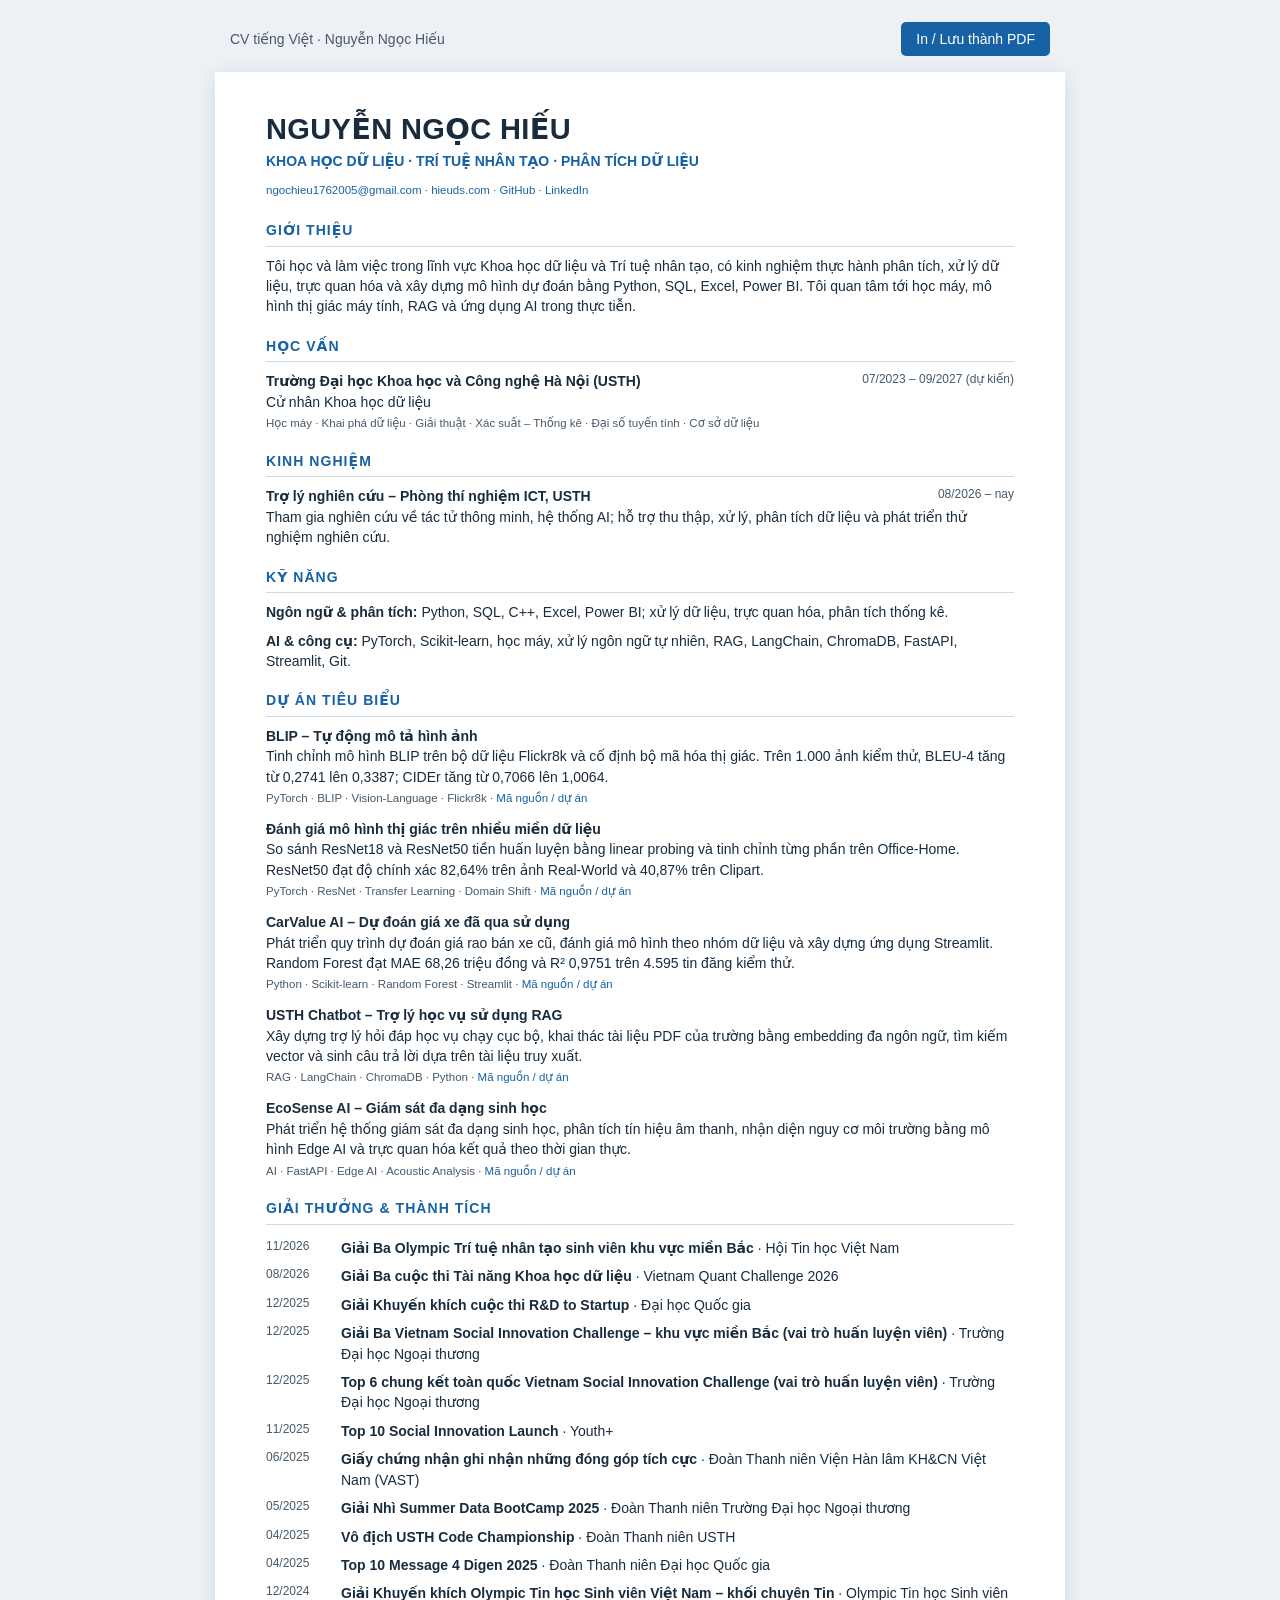
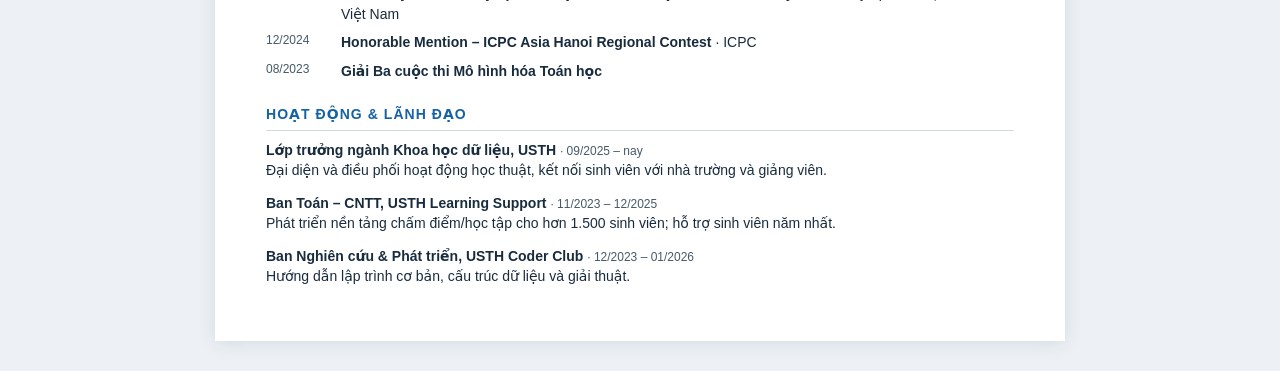
<file: assets/cv/CV.html>
<!DOCTYPE html>
<html lang="vi">
<head>
<meta charset="UTF-8"><meta name="viewport" content="width=device-width, initial-scale=1.0">
<title>CV tiếng Việt – Nguyễn Ngọc Hiếu</title>
<meta name="description" content="CV tiếng Việt – Nguyễn Ngọc Hiếu, Khoa học dữ liệu và Trí tuệ nhân tạo.">
<style>
  :root{color-scheme:light;--ink:#182c3e;--sub:#465969;--line:#cfdae1;--accent:#1762a4}
  *{box-sizing:border-box}
  body{margin:0;background:#edf1f5;color:var(--ink);font:14px/1.46 Arial,"DejaVu Sans",sans-serif}
  .toolbar{max-width:850px;margin:22px auto 0;display:flex;justify-content:space-between;align-items:center;gap:12px;padding:0 15px;color:#465969}
  .toolbar button{background:#1762a4;color:#fff;border:0;padding:9px 15px;font-size:14px;cursor:pointer;border-radius:5px}
  .page{background:#fff;width:min(850px,calc(100% - 24px));margin:16px auto 30px;padding:42px 51px;box-shadow:0 2px 18px #1631491c}
  h1{font-size:29px;line-height:1.1;margin:0 0 5px;letter-spacing:.35px}
  .role{font-size:14px;color:var(--accent);font-weight:bold}
  .links{font-size:11.5px;color:var(--sub);margin:11px 0 21px;overflow-wrap:anywhere}
  a{color:#1762a4;text-decoration:none}
  h2{font-size:14px;letter-spacing:1.05px;text-transform:uppercase;color:var(--accent);border-bottom:1.5px solid var(--line);padding-bottom:5px;margin:19px 0 9px}
  p{margin:4px 0 8px}
  .item{margin:0 0 12px;break-inside:avoid}
  .item-title{font-weight:bold}
  .item-head{display:flex;justify-content:space-between;gap:10px;flex-wrap:wrap}
  .date{font-size:12px;color:var(--sub);white-space:nowrap}
  .small{color:var(--sub);font-size:11.5px;margin-top:3px}
  .awards{list-style:none;padding:0;margin:0}
  .awards li{display:grid;grid-template-columns:65px 1fr;gap:10px;padding:4px 0;break-inside:avoid}
  .no-print{font-size:12px}
  @page{size:A4;margin:15mm 16mm}
  @media print{body{font-size:11px;background:#fff;line-height:1.37}.toolbar{display:none}.page{width:auto;margin:0;padding:0;box-shadow:none}h1{font-size:24px}h2{font-size:12px;margin:14px 0 7px}.item{margin-bottom:9px}.links{margin-bottom:14px;font-size:10px}.small{font-size:9.5px}.awards li{padding:3px 0}.date{font-size:10px}}
</style>
</head>
<body>
<div class="toolbar"><span>CV tiếng Việt · Nguyễn Ngọc Hiếu</span><button type="button" onclick="window.print()">In / Lưu thành PDF</button></div>
<main class="page">
<h1>NGUYỄN NGỌC HIẾU</h1>
<div class="role">KHOA HỌC DỮ LIỆU · TRÍ TUỆ NHÂN TẠO · PHÂN TÍCH DỮ LIỆU</div>
<div class="links"><a href="mailto:ngochieu1762005@gmail.com">ngochieu1762005@gmail.com</a> · <a href="https://hieuds.com">hieuds.com</a> · <a href="https://github.com/ngochieu1762005">GitHub</a> · <a href="https://www.linkedin.com/in/hieu2005">LinkedIn</a></div>
<h2>Giới thiệu</h2>
<p>Tôi học và làm việc trong lĩnh vực Khoa học dữ liệu và Trí tuệ nhân tạo, có kinh nghiệm thực hành phân tích, xử lý dữ liệu, trực quan hóa và xây dựng mô hình dự đoán bằng Python, SQL, Excel, Power BI. Tôi quan tâm tới học máy, mô hình thị giác máy tính, RAG và ứng dụng AI trong thực tiễn.</p>
<h2>Học vấn</h2>
<div class="item"><div class="item-head"><b>Trường Đại học Khoa học và Công nghệ Hà Nội (USTH)</b><span class="date">07/2023 – 09/2027 (dự kiến)</span></div><div>Cử nhân Khoa học dữ liệu</div><div class="small">Học máy · Khai phá dữ liệu · Giải thuật · Xác suất – Thống kê · Đại số tuyến tính · Cơ sở dữ liệu</div></div>
<h2>Kinh nghiệm</h2>
<div class="item"><div class="item-head"><b>Trợ lý nghiên cứu – Phòng thí nghiệm ICT, USTH</b><span class="date">08/2026 – nay</span></div><div>Tham gia nghiên cứu về tác tử thông minh, hệ thống AI; hỗ trợ thu thập, xử lý, phân tích dữ liệu và phát triển thử nghiệm nghiên cứu.</div></div>
<h2>Kỹ năng</h2>
<p><b>Ngôn ngữ &amp; phân tích:</b> Python, SQL, C++, Excel, Power BI; xử lý dữ liệu, trực quan hóa, phân tích thống kê.</p>
<p><b>AI &amp; công cụ:</b> PyTorch, Scikit-learn, học máy, xử lý ngôn ngữ tự nhiên, RAG, LangChain, ChromaDB, FastAPI, Streamlit, Git.</p>
<h2>Dự án tiêu biểu</h2>
<div class="item"><div class="item-title">BLIP – Tự động mô tả hình ảnh</div><div>Tinh chỉnh mô hình BLIP trên bộ dữ liệu Flickr8k và cố định bộ mã hóa thị giác. Trên 1.000 ảnh kiểm thử, BLEU-4 tăng từ 0,2741 lên 0,3387; CIDEr tăng từ 0,7066 lên 1,0064.</div><div class="small">PyTorch · BLIP · Vision-Language · Flickr8k · <a href="https://github.com/ngochieu1762005/blip-image-captioning">Mã nguồn / dự án</a></div></div>
<div class="item"><div class="item-title">Đánh giá mô hình thị giác trên nhiều miền dữ liệu</div><div>So sánh ResNet18 và ResNet50 tiền huấn luyện bằng linear probing và tinh chỉnh từng phần trên Office-Home. ResNet50 đạt độ chính xác 82,64% trên ảnh Real-World và 40,87% trên Clipart.</div><div class="small">PyTorch · ResNet · Transfer Learning · Domain Shift · <a href="https://github.com/ngochieu1762005/pretrained-vision-domain-shift">Mã nguồn / dự án</a></div></div>
<div class="item"><div class="item-title">CarValue AI – Dự đoán giá xe đã qua sử dụng</div><div>Phát triển quy trình dự đoán giá rao bán xe cũ, đánh giá mô hình theo nhóm dữ liệu và xây dựng ứng dụng Streamlit. Random Forest đạt MAE 68,26 triệu đồng và R² 0,9751 trên 4.595 tin đăng kiểm thử.</div><div class="small">Python · Scikit-learn · Random Forest · Streamlit · <a href="https://github.com/ngochieu1762005/CarValue-AI">Mã nguồn / dự án</a></div></div>
<div class="item"><div class="item-title">USTH Chatbot – Trợ lý học vụ sử dụng RAG</div><div>Xây dựng trợ lý hỏi đáp học vụ chạy cục bộ, khai thác tài liệu PDF của trường bằng embedding đa ngôn ngữ, tìm kiếm vector và sinh câu trả lời dựa trên tài liệu truy xuất.</div><div class="small">RAG · LangChain · ChromaDB · Python · <a href="https://github.com/MilesDao/USTH_chatbot_Rag">Mã nguồn / dự án</a></div></div>
<div class="item"><div class="item-title">EcoSense AI – Giám sát đa dạng sinh học</div><div>Phát triển hệ thống giám sát đa dạng sinh học, phân tích tín hiệu âm thanh, nhận diện nguy cơ môi trường bằng mô hình Edge AI và trực quan hóa kết quả theo thời gian thực.</div><div class="small">AI · FastAPI · Edge AI · Acoustic Analysis · <a href="https://github.com/MilesDao/Biodiversity">Mã nguồn / dự án</a></div></div>
<h2>Giải thưởng &amp; thành tích</h2>
<ul class="awards"><li><span class="date">11/2026</span><span><b>Giải Ba Olympic Trí tuệ nhân tạo sinh viên khu vực miền Bắc</b> · Hội Tin học Việt Nam</span></li>
<li><span class="date">08/2026</span><span><b>Giải Ba cuộc thi Tài năng Khoa học dữ liệu</b> · Vietnam Quant Challenge 2026</span></li>
<li><span class="date">12/2025</span><span><b>Giải Khuyến khích cuộc thi R&amp;D to Startup</b> · Đại học Quốc gia</span></li>
<li><span class="date">12/2025</span><span><b>Giải Ba Vietnam Social Innovation Challenge – khu vực miền Bắc (vai trò huấn luyện viên)</b> · Trường Đại học Ngoại thương</span></li>
<li><span class="date">12/2025</span><span><b>Top 6 chung kết toàn quốc Vietnam Social Innovation Challenge (vai trò huấn luyện viên)</b> · Trường Đại học Ngoại thương</span></li>
<li><span class="date">11/2025</span><span><b>Top 10 Social Innovation Launch</b> · Youth+</span></li>
<li><span class="date">06/2025</span><span><b>Giấy chứng nhận ghi nhận những đóng góp tích cực</b> · Đoàn Thanh niên Viện Hàn lâm KH&amp;CN Việt Nam (VAST)</span></li>
<li><span class="date">05/2025</span><span><b>Giải Nhì Summer Data BootCamp 2025</b> · Đoàn Thanh niên Trường Đại học Ngoại thương</span></li>
<li><span class="date">04/2025</span><span><b>Vô địch USTH Code Championship</b> · Đoàn Thanh niên USTH</span></li>
<li><span class="date">04/2025</span><span><b>Top 10 Message 4 Digen 2025</b> · Đoàn Thanh niên Đại học Quốc gia</span></li>
<li><span class="date">12/2024</span><span><b>Giải Khuyến khích Olympic Tin học Sinh viên Việt Nam – khối chuyên Tin</b> · Olympic Tin học Sinh viên Việt Nam</span></li>
<li><span class="date">12/2024</span><span><b>Honorable Mention – ICPC Asia Hanoi Regional Contest</b> · ICPC</span></li>
<li><span class="date">08/2023</span><span><b>Giải Ba cuộc thi Mô hình hóa Toán học</b></span></li></ul>
<h2>Hoạt động &amp; lãnh đạo</h2>
<div class="item"><b>Lớp trưởng ngành Khoa học dữ liệu, USTH</b> <span class="date">· 09/2025 – nay</span><div>Đại diện và điều phối hoạt động học thuật, kết nối sinh viên với nhà trường và giảng viên.</div></div>
<div class="item"><b>Ban Toán – CNTT, USTH Learning Support</b> <span class="date">· 11/2023 – 12/2025</span><div>Phát triển nền tảng chấm điểm/học tập cho hơn 1.500 sinh viên; hỗ trợ sinh viên năm nhất.</div></div>
<div class="item"><b>Ban Nghiên cứu &amp; Phát triển, USTH Coder Club</b> <span class="date">· 12/2023 – 01/2026</span><div>Hướng dẫn lập trình cơ bản, cấu trúc dữ liệu và giải thuật.</div></div>
</main>
</body></html>
</file>
